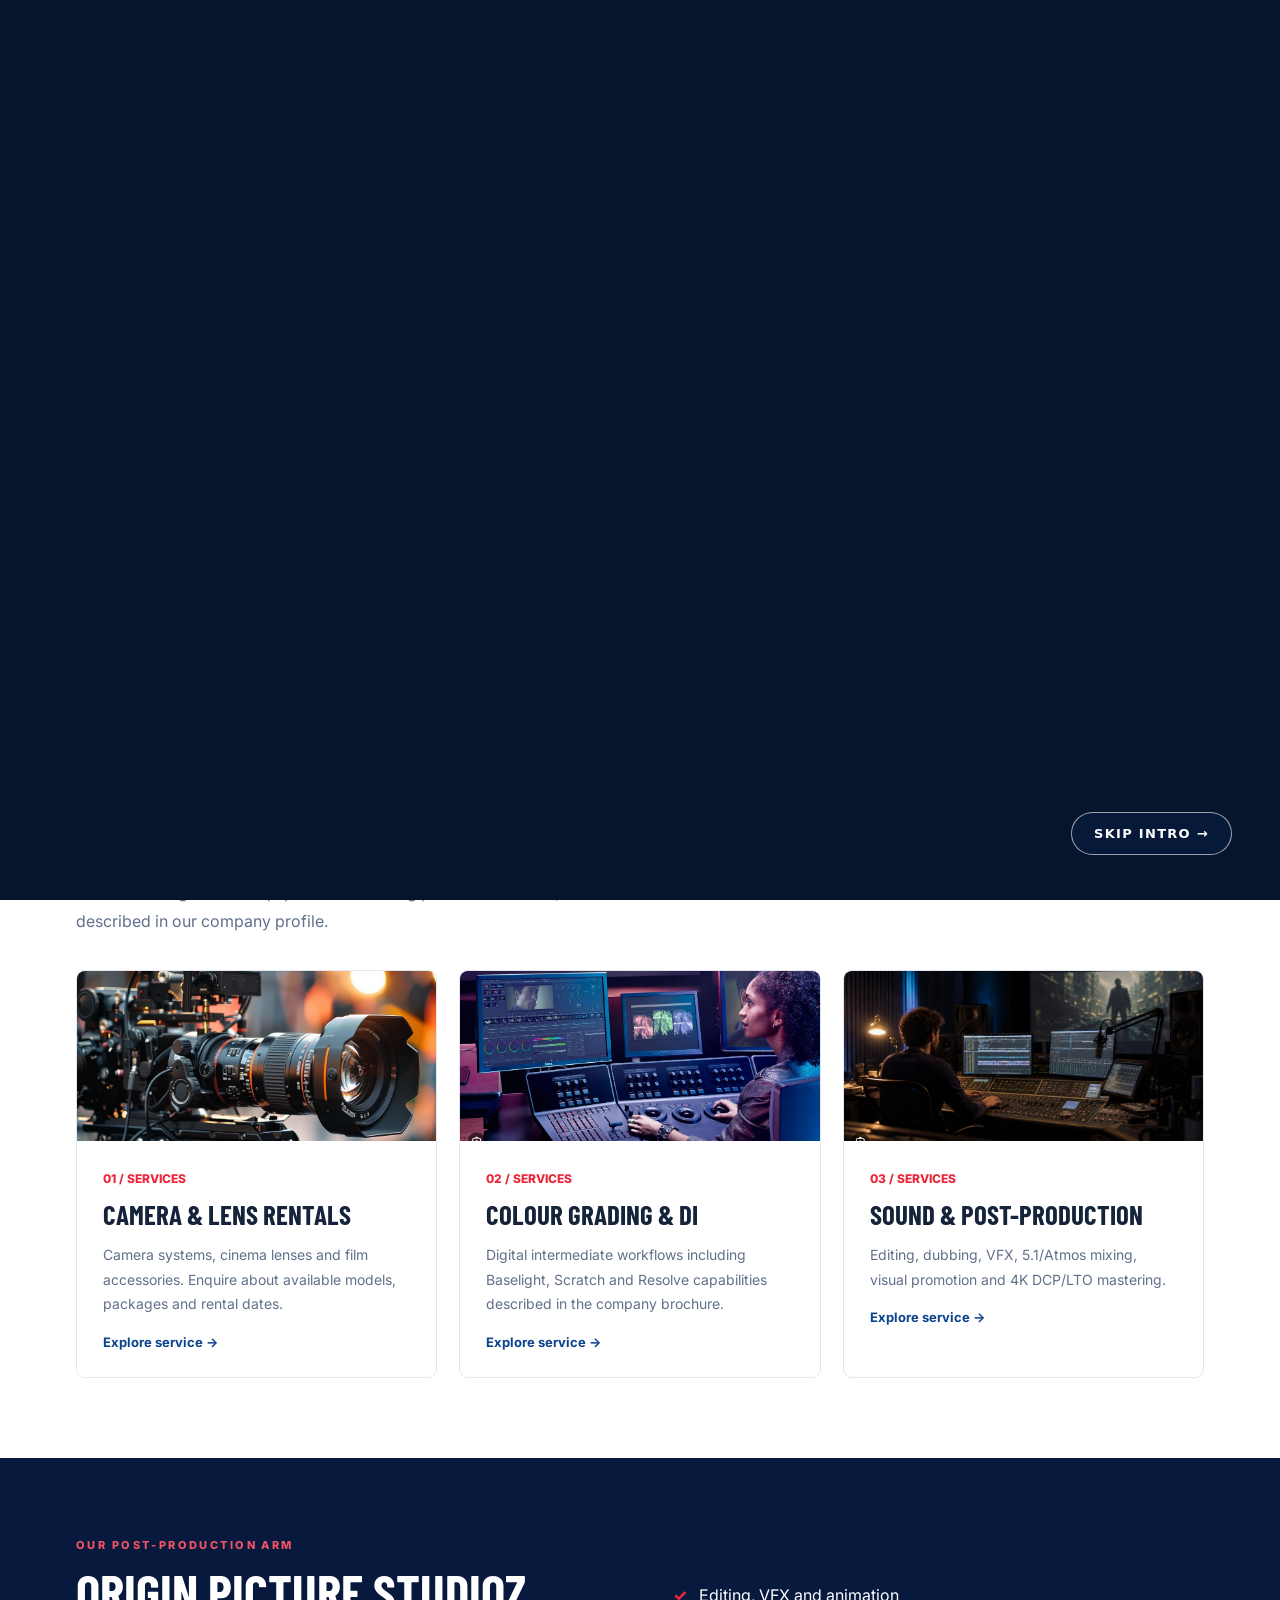
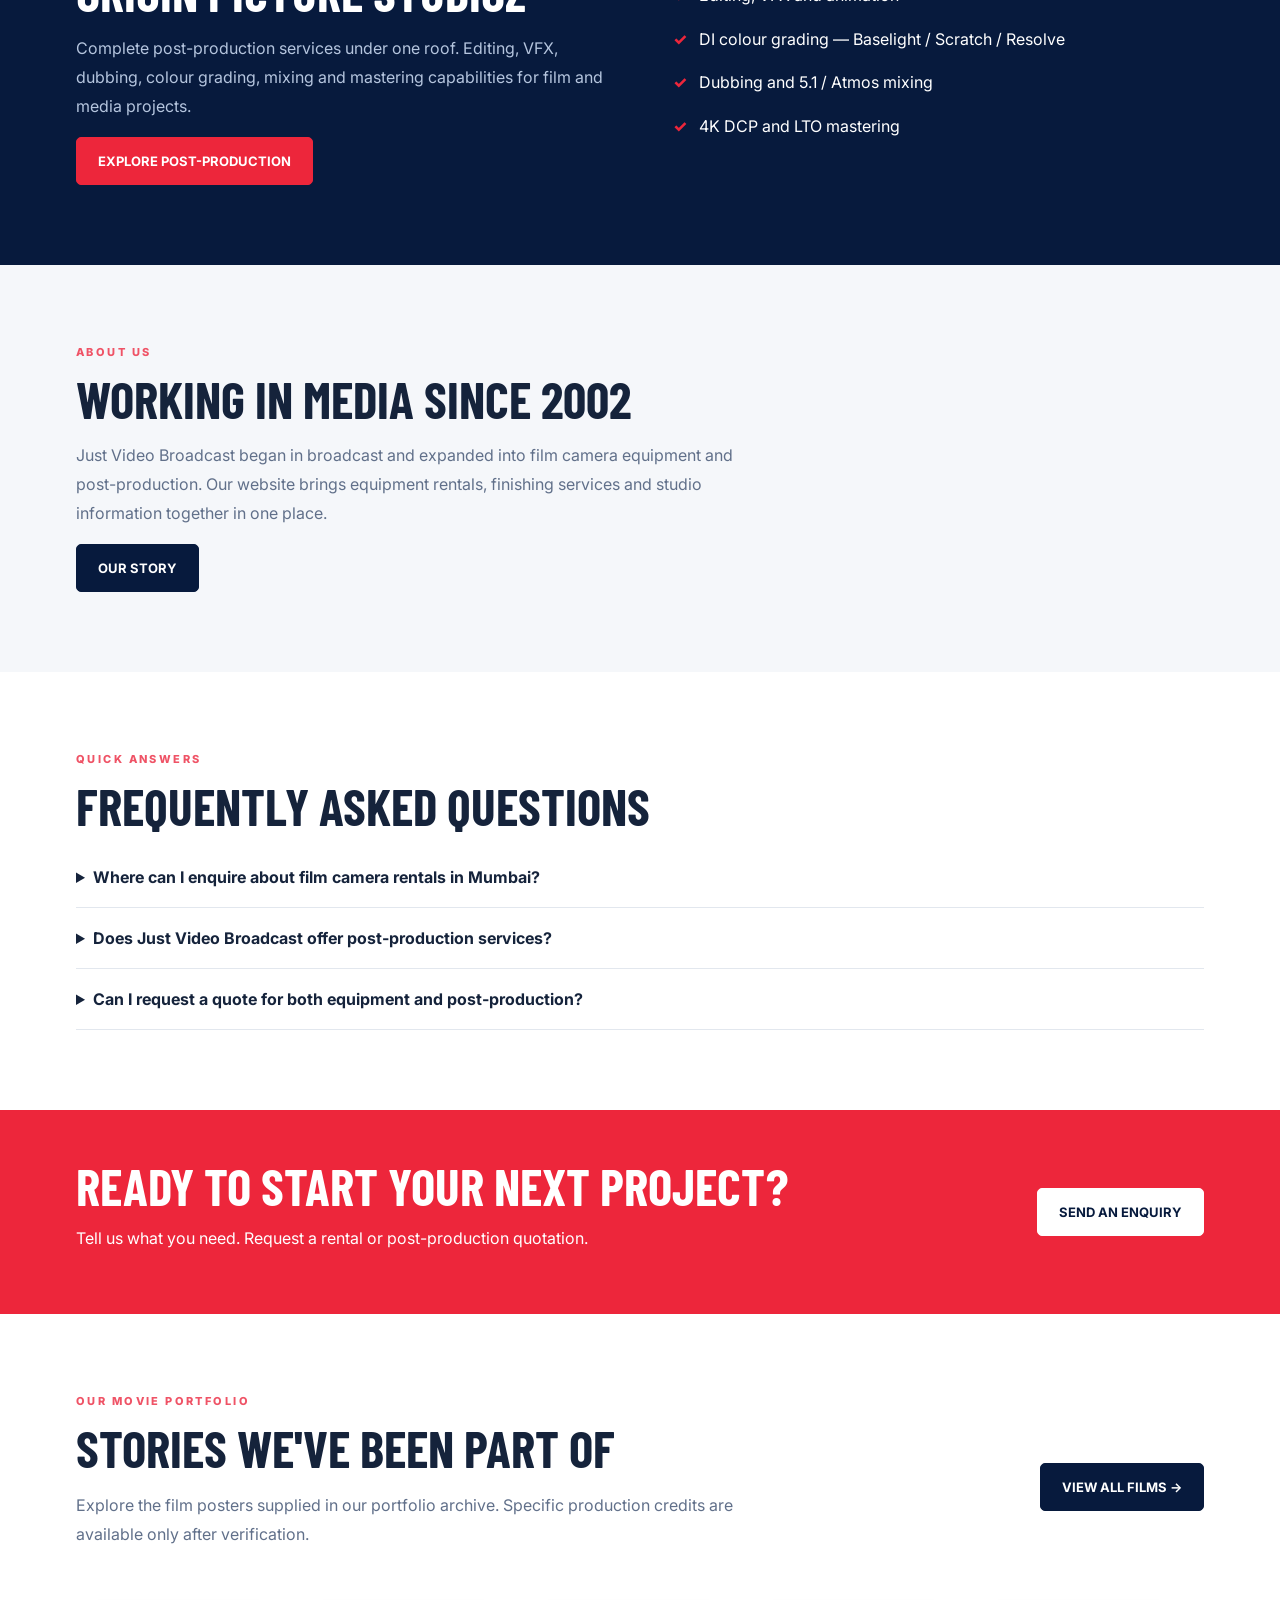
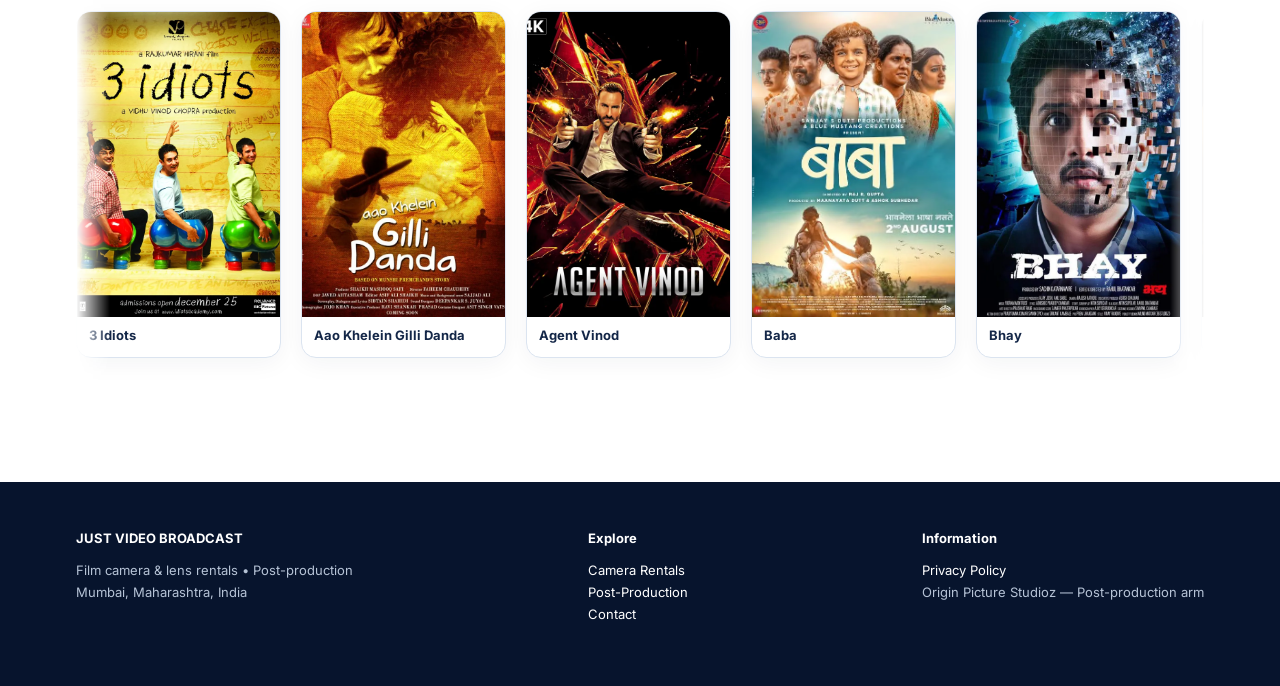
<file: index.html>
<!DOCTYPE html>

<html lang="en"><head><meta charset="utf-8"/><meta content="width=device-width,initial-scale=1" name="viewport"/><title>Film Camera Rentals &amp; Post-Production in Mumbai | Just Video Broadcast</title><meta content="Explore professional film camera and lens rentals, editing, DI colour grading and sound post-production in Mumbai. Enquire with Just Video Broadcast." name="description"/><meta content="index,follow" name="robots"/><meta content="Film Camera Rentals &amp; Post-Production in Mumbai | Just Video Broadcast" property="og:title"/><meta content="Explore professional film camera and lens rentals, editing, DI colour grading and sound post-production in Mumbai. Enquire with Just Video Broadcast." property="og:description"/><meta content="website" property="og:type"/><link href="style.css" rel="stylesheet"/><meta content="#081a37" name="theme-color"/><meta content="/logo.png" property="og:image"/><meta content="summary_large_image" name="twitter:card"/><script type="application/ld+json">{"@context": "https://schema.org", "@graph": [{"@type": "Organization", "@id": "#organization", "name": "Just Video Broadcast Pvt Ltd", "description": "Film camera and lens rental enquiries and post-production services in Mumbai.", "logo": "/logo.png", "address": {"@type": "PostalAddress", "addressLocality": "Mumbai", "addressRegion": "Maharashtra", "addressCountry": "IN"}}, {"@type": "WebPage", "name": "Film Camera Rentals & Post-Production in Mumbai | Just Video Broadcast", "description": "Explore professional film camera and lens rentals, editing, DI colour grading and sound post-production in Mumbai. Enquire with Just Video Broadcast.", "inLanguage": "en-IN", "about": {"@id": "#organization"}}, {"@type": "FAQPage", "mainEntity": [{"@type": "Question", "name": "Where can I enquire about film camera rentals in Mumbai?", "acceptedAnswer": {"@type": "Answer", "text": "Contact Just Video Broadcast in Andheri West, Mumbai to discuss film camera and lens rental requirements. Confirm equipment models and availability directly."}}, {"@type": "Question", "name": "Does Just Video Broadcast offer post-production services?", "acceptedAnswer": {"@type": "Answer", "text": "Its post-production arm Origin Picture Studioz provides editing, DI colour grading, dubbing, sound mixing and mastering services according to the supplied company material."}}]}]}</script></head><body><div aria-label="Just Video Broadcast intro video" class="intro-overlay" id="brand-intro"><video autoplay="" id="brand-intro-video" muted="" playsinline="" preload="metadata"><source src="/brand-intro.mp4" type="video/mp4"/></video><button class="intro-skip" id="skip-intro" type="button">SKIP INTRO →</button></div><script defer="" src="intro.js"></script><a class="skip-link" href="#main-content">Skip to content</a><header><div class="wrap nav"><a class="brand" href="index.html"><img alt="Just Video official logo" src="/logo.png"/><span>JUST VIDEO BROADCAST</span></a><button aria-controls="primary-navigation" aria-expanded="false" aria-label="Toggle navigation" class="hamb" type="button">☰</button><nav aria-label="Main navigation" class="links" id="primary-navigation"><a href="index.html">Home</a><a href="camera-lens-rentals.html">Rentals</a><a href="post-production.html">Post-Production</a><a href="studios-portfolio.html">Studios &amp; Portfolio</a><a href="about.html">About</a><a href="contact.html">Contact</a><a class="btn" href="contact.html">ENQUIRE NOW</a></nav></div></header><main id="main-content"><section class="hero"><div class="wrap hero-grid"><div><div class="eyebrow">MUMBAI • FILM &amp; BROADCAST</div><h1>FROM CAMERA<br/>TO FINAL CUT<span style="color:#f04458">.</span></h1><p>Professional film camera and lens rentals. Complete post-production solutions through Origin Picture Studioz. One experienced team for your next production.</p><div class="actions"><a class="btn" href="camera-lens-rentals.html">EXPLORE CAMERA RENTALS</a><a class="btn alt" href="post-production.html">POST-PRODUCTION SERVICES</a></div></div><div class="camera-art"><img alt="Film cameras and cinema lenses from the supplied Just Video rental flyer" src="/rentals.jpg"/></div></div></section><div class="strip"><div class="wrap"><span>ESTABLISHED IN 2002</span><span>CAMERA &amp; LENS RENTALS</span><span>POST-PRODUCTION</span><span>MUMBAI, INDIA</span></div></div><section class="section"><div class="wrap"><div class="eyebrow">WHAT WE DO</div><h2>Everything your production needs</h2><p class="lead">From choosing camera equipment to finishing picture and sound, discover the core services described in our company profile.</p><div class="cards"><article class="card"><div class="visual"><img alt="Professional cinema camera and lens" decoding="async" loading="lazy" src="camera-service.jpg" style="width:100%;height:100%;object-fit:cover;object-position:center 53%;display:block"/></div><div class="card-body"><span class="num">01 / SERVICES</span><h3>Camera &amp; Lens Rentals</h3><p>Camera systems, cinema lenses and film accessories. Enquire about available models, packages and rental dates.</p><a href="camera-lens-rentals.html">Explore service →</a></div></article><article class="card"><div class="visual"><img alt="Professional digital intermediate colour grading suite" decoding="async" loading="lazy" src="di-service.jpg" style="width:100%;height:100%;object-fit:cover;object-position:center;display:block"/></div><div class="card-body"><span class="num">02 / SERVICES</span><h3>Colour Grading &amp; DI</h3><p>Digital intermediate workflows including Baselight, Scratch and Resolve capabilities described in the company brochure.</p><a href="post-production.html">Explore service →</a></div></article><article class="card"><div class="visual"><img alt="Professional sound mixing and post-production studio" decoding="async" loading="lazy" src="sound-service.jpg" style="width:100%;height:100%;object-fit:cover;object-position:center;display:block"/></div><div class="card-body"><span class="num">03 / SERVICES</span><h3>Sound &amp; Post-Production</h3><p>Editing, dubbing, VFX, 5.1/Atmos mixing, visual promotion and 4K DCP/LTO mastering.</p><a href="post-production.html">Explore service →</a></div></article></div></div></section><section class="section dark-section"><div class="wrap two"><div><div class="eyebrow">OUR POST-PRODUCTION ARM</div><h2>Origin Picture Studioz</h2><p class="lead">Complete post-production services under one roof. Editing, VFX, dubbing, colour grading, mixing and mastering capabilities for film and media projects.</p><a class="btn" href="post-production.html">EXPLORE POST-PRODUCTION</a></div><div><div class="check">Editing, VFX and animation</div><div class="check">DI colour grading — Baselight / Scratch / Resolve</div><div class="check">Dubbing and 5.1 / Atmos mixing</div><div class="check">4K DCP and LTO mastering</div></div></div></section><section class="section soft"><div class="wrap"><div class="eyebrow">ABOUT US</div><h2>Working in media since 2002</h2><p class="lead">Just Video Broadcast began in broadcast and expanded into film camera equipment and post-production. Our website brings equipment rentals, finishing services and studio information together in one place.</p><a class="btn dark" href="about.html">OUR STORY</a></div></section><section class="section"><div class="wrap"><div class="eyebrow">QUICK ANSWERS</div><h2>Frequently asked questions</h2><div class="faq"><details><summary>Where can I enquire about film camera rentals in Mumbai?</summary><p>Contact Just Video Broadcast to discuss professional film camera and lens rental requirements in Andheri West, Mumbai. Availability and equipment models must be confirmed.</p></details><details><summary>Does Just Video Broadcast offer post-production services?</summary><p>Yes. Its post-production arm, Origin Picture Studioz, is described in the supplied company material as providing editing, DI colour grading, dubbing, sound mixing and mastering services.</p></details><details><summary>Can I request a quote for both equipment and post-production?</summary><p>Yes. Use the enquiry form and describe both your equipment and post-production requirements.</p></details></div></div></section><section class="cta"><div class="wrap"><div><h2>READY TO START YOUR NEXT PROJECT?</h2><p>Tell us what you need. Request a rental or post-production quotation.</p></div><a class="btn" href="contact.html">SEND AN ENQUIRY</a></div></section><section class="section portfolio-preview"><div class="wrap"><div class="eyebrow">OUR MOVIE PORTFOLIO</div><div class="section-head"><div><h2>Stories we've been part of</h2><p class="lead">Explore the film posters supplied in our portfolio archive. Specific production credits are available only after verification.</p></div><a class="btn dark" href="studios-portfolio.html#film-portfolio">VIEW ALL FILMS →</a></div><div class="preview-grid" id="portfolio-preview"></div></div></section></main><footer><div class="wrap foot"><div><strong style="color:white">JUST VIDEO BROADCAST</strong><p>Film camera &amp; lens rentals • Post-production<br/>Mumbai, Maharashtra, India</p></div><div><strong style="color:white">Explore</strong><p><a href="camera-lens-rentals.html">Camera Rentals</a><br/><a href="post-production.html">Post-Production</a><br/><a href="contact.html">Contact</a></p></div><div><strong style="color:white">Information</strong><p><a href="privacy.html">Privacy Policy</a><br/>Origin Picture Studioz — Post-production arm</p></div></div></footer><script src="script.js"></script><script defer="True" src="portfolio.js"></script></body></html>
</file>
<file: style.css>
@import url('https://fonts.googleapis.com/css2?family=Barlow+Condensed:wght@500;600;700;800&family=Inter:wght@400;500;600;700&display=swap');:root{--navy:#071a3d;--blue:#123b79;--red:#ed263b;--ink:#15233b;--muted:#61708a;--line:#e2e7ee}*{box-sizing:border-box}html{scroll-behavior:smooth}body{margin:0;font-family:Inter,Arial,sans-serif;color:var(--ink);background:#fff}a{text-decoration:none;color:inherit}header{position:sticky;top:0;background:#fff;z-index:20;box-shadow:0 1px 15px #0b234014}.wrap{max-width:1180px;margin:auto;padding:0 26px}.nav{display:flex;align-items:center;justify-content:space-between;gap:22px;min-height:90px}.brand{display:flex;align-items:center;gap:12px;font-weight:800;color:#0b3474;font-size:15px;letter-spacing:.03em}.brand img{width:75px;height:75px;object-fit:contain}.links{display:flex;align-items:center;gap:21px;font-size:12px;font-weight:700}.links a:hover{color:var(--red)}.btn{display:inline-flex;align-items:center;justify-content:center;background:var(--red);color:white;padding:15px 21px;border-radius:5px;font-size:13px;font-weight:700;border:1px solid var(--red);cursor:pointer}.btn.alt{background:transparent;border-color:#8ba1c5;color:white}.btn.dark{background:var(--navy);border-color:var(--navy)}.hero{background:linear-gradient(108deg,#061633 5%,#0b2756 55%,#112f60);color:#fff;overflow:hidden}.hero-grid{display:grid;grid-template-columns:1.05fr .95fr;min-height:560px;align-items:center;gap:30px}.eyebrow{color:#ef5366;letter-spacing:.22em;text-transform:uppercase;font-size:11px;font-weight:800}.hero h1,h1,h2,h3{font-family:'Barlow Condensed',Impact,sans-serif;text-transform:uppercase;line-height:1.03;margin:14px 0}h1{font-size:clamp(48px,6.1vw,88px);letter-spacing:-.015em}h2{font-size:clamp(34px,4vw,52px)}h3{font-size:27px}.hero p{color:#c9d6ea;line-height:1.8;max-width:540px}.actions{display:flex;flex-wrap:wrap;gap:12px;margin-top:28px}.camera-art{position:relative;min-height:360px;display:grid;place-items:center}.camera-art:before{content:'';position:absolute;width:390px;height:390px;background:#ffffff0b;border:1px solid #ffffff21;border-radius:50%;box-shadow:0 0 0 55px #ffffff05,0 0 0 110px #ffffff04}.camera-art img{position:relative;width:100%;max-width:480px;aspect-ratio:1.1;object-fit:cover;object-position:72% 78%;border-radius:12px;filter:contrast(1.12);box-shadow:0 25px 70px #0007}.strip{background:#eef3f9;padding:18px 0;font-size:12px;font-weight:700;color:#405575}.strip .wrap{display:flex;justify-content:space-between;gap:18px;flex-wrap:wrap}.section{padding:80px 0}.section.soft{background:#f5f7fa}.lead{color:var(--muted);max-width:700px;line-height:1.8}.cards{display:grid;grid-template-columns:repeat(3,1fr);gap:22px;margin-top:35px}.card{border:1px solid var(--line);border-radius:9px;overflow:hidden;background:#fff}.card-body{padding:26px}.card p{line-height:1.75;color:var(--muted);font-size:14px}.card .num{color:var(--red);font-weight:800;font-size:12px}.card a{color:#0c438d;font-weight:700;font-size:13px}.visual{height:170px;background:linear-gradient(135deg,#0a224c,#305ca1);display:grid;place-items:center;color:white;font-family:'Barlow Condensed';font-size:40px;font-weight:800;text-align:center;padding:20px}.visual img{width:100%;height:100%;object-fit:cover;object-position:center bottom}.dark-section{background:var(--navy);color:#fff}.dark-section .lead{color:#b5c5de}.two{display:grid;grid-template-columns:1fr 1fr;gap:65px;align-items:center}.check{display:flex;gap:12px;margin:18px 0;line-height:1.6}.check:before{content:'✓';color:var(--red);font-weight:800}.faq details{padding:20px 0;border-bottom:1px solid var(--line)}.faq summary{cursor:pointer;font-weight:700}.faq p{color:var(--muted);line-height:1.75}.cta{background:#ed263b;color:#fff;padding:50px 0}.cta .wrap{display:flex;align-items:center;justify-content:space-between;gap:25px}.cta h2{margin:0}.cta .btn{background:white;border-color:white;color:var(--navy)}footer{background:#07142d;color:#b6c3d6;padding:48px 0;font-size:13px}footer .foot{display:flex;justify-content:space-between;gap:25px;flex-wrap:wrap}footer a{color:white}footer p{line-height:1.7}.pagehero{background:#081c40;color:white;padding:75px 0}.pagehero h1{font-size:clamp(45px,6vw,72px)}.pagehero p{color:#d1d9e9;line-height:1.7;max-width:760px}.tag{display:inline-block;background:#edf3fa;padding:10px 13px;border-radius:4px;color:#21416f;font-size:12px;font-weight:700;margin:4px}.contactgrid{display:grid;grid-template-columns:1fr 1fr;gap:40px}.field{display:block;margin-bottom:16px;font-size:13px;font-weight:700}.field input,.field textarea,.field select{display:block;width:100%;padding:13px;border:1px solid #cbd4e1;border-radius:5px;margin-top:7px;font:inherit}.field textarea{min-height:120px}small{color:#65738b}.disclaimer{font-size:12px;color:#758399;line-height:1.7}.hamb{display:none}@media(max-width:850px){.nav{min-height:72px}.brand img{height:55px;width:55px}.links{display:none;position:absolute;top:72px;left:0;right:0;background:white;padding:22px;flex-direction:column;align-items:flex-start;box-shadow:0 12px 20px #0002}.links.open{display:flex}.hamb{display:block;border:0;background:#eef3fa;padding:10px;border-radius:5px}.hero-grid,.two,.contactgrid{grid-template-columns:1fr}.hero-grid{padding:60px 0}.camera-art{min-height:240px}.camera-art img{max-width:360px}.cards{grid-template-columns:1fr 1fr}.cta .wrap{display:block}.cta .btn{margin-top:20px}}@media(max-width:560px){.cards{grid-template-columns:1fr}.section{padding:55px 0}.hero h1{font-size:51px}.strip .wrap{display:block;line-height:2}.brand{font-size:12px}}
/* Premium visual enhancements and accessible interaction */
:root{--accent:#ef2947;--electric:#4e86ff}html{scroll-behavior:smooth}body{overflow-x:hidden}a,button,input{transition:background-color .2s,color .2s,transform .25s,border-color .2s,box-shadow .25s}a:focus-visible,button:focus-visible,input:focus-visible,summary:focus-visible{outline:3px solid #f84c65;outline-offset:4px}.skip-link{position:fixed;left:12px;top:-70px;background:#fff;color:#061c40;padding:12px;z-index:1000}.skip-link:focus{top:12px}.btn:hover{transform:translateY(-3px);box-shadow:0 12px 28px #09152e33}.card{transition:transform .3s,box-shadow .3s}.card:hover{transform:translateY(-7px);box-shadow:0 22px 50px #0c214525}.hero{position:relative;isolation:isolate}.hero:before{content:'';position:absolute;inset:0;z-index:-1;background:radial-gradient(circle at 80% 35%,#2362b04d,transparent 38%),radial-gradient(circle at 20% 80%,#ec224421,transparent 38%);pointer-events:none}.hero h1{letter-spacing:-.05em}.section-head{display:flex;justify-content:space-between;align-items:center;gap:25px;flex-wrap:wrap}.gallery-tools{display:flex;gap:14px;align-items:center;flex-wrap:wrap;margin:28px 0}.gallery-tools input{padding:13px 16px;min-width:min(100%,320px);border:1px solid #9aabc4;border-radius:12px;background:white;color:#14284a;font:inherit}.gallery-tools span{color:#536784}.film-grid,.preview-grid{display:grid;grid-template-columns:repeat(auto-fill,minmax(155px,1fr));gap:20px}.preview-grid{margin-top:28px;grid-template-columns:repeat(6,minmax(0,1fr))}.poster-card{display:flex;flex-direction:column;text-align:left;gap:10px;border:1px solid #dbe4f0;border-radius:15px;background:#fff;color:#142748;overflow:hidden;cursor:pointer;padding:0 0 13px;box-shadow:0 5px 24px #0a21440d;font:inherit}.poster-card img{width:100%;aspect-ratio:2/3;object-fit:cover;background:#e5ebf5}.poster-card span{font-size:13px;font-weight:700;line-height:1.35;padding:0 12px}.poster-card:hover{transform:translateY(-7px);box-shadow:0 18px 35px #112a4b2b;border-color:#85a9e5}.poster-dialog{max-width:min(95vw,620px);max-height:92vh;padding:20px;border:0;border-radius:20px;background:#f9fbff;color:#112445;text-align:center;box-shadow:0 25px 70px #0007}.poster-dialog::backdrop{background:#06152ccf;backdrop-filter:blur(8px)}.poster-dialog img{max-width:100%;max-height:72vh;object-fit:contain}.poster-dialog p{font-weight:800}.dialog-close{position:absolute;right:12px;top:12px;background:#092149;color:#fff;border:0;border-radius:50%;width:40px;height:40px;cursor:pointer}.reveal{opacity:0;transform:translateY(16px);transition:opacity .6s ease,transform .6s ease}.reveal.in-view{opacity:1;transform:translateY(0)}@media(max-width:900px){.preview-grid{grid-template-columns:repeat(3,minmax(0,1fr))}}@media(max-width:540px){.preview-grid,.film-grid{grid-template-columns:repeat(2,minmax(0,1fr));gap:12px}.poster-card span{font-size:12px}}@media(prefers-reduced-motion:reduce){*,*:before,*:after{animation-duration:.01ms!important;transition-duration:.01ms!important;scroll-behavior:auto!important}.reveal{opacity:1;transform:none}}

/* Optional homepage video reveal — supplied original clip */
.intro-overlay{position:fixed;inset:0;background:#06152c;z-index:99999;display:grid;place-items:center;transition:opacity .4s ease;overflow:hidden}.intro-overlay video{width:100%;height:100%;object-fit:contain}.intro-skip{position:absolute;right:clamp(16px,4vw,48px);bottom:clamp(18px,5vh,48px);padding:13px 22px;border:1px solid #fff9;border-radius:100px;background:#081b3dcc;color:white;font:700 13px system-ui;letter-spacing:.1em;cursor:pointer}.intro-skip:hover,.intro-skip:focus-visible{background:#e31d37}.intro-hidden{opacity:0;pointer-events:none}@media(prefers-reduced-motion:reduce){.intro-overlay{display:none}}


/* Just Video: continuously moving cinematic poster preview */
.preview-grid.jv-marquee {
  display:block; overflow:hidden; max-width:100%; padding:32px 0 44px;
  margin-top:14px; isolation:isolate;
  -webkit-mask-image:linear-gradient(to right,transparent,#000 3%,#000 97%,transparent);
  mask-image:linear-gradient(to right,transparent,#000 3%,#000 97%,transparent);
}
.jv-marquee-track {display:flex;width:max-content;animation:jv-poster-scroll 32s linear infinite;will-change:transform;}
.jv-marquee-group {display:flex;flex:none;gap:20px;padding-right:20px;align-items:stretch;}
.jv-marquee .poster-card {position:relative;flex:0 0 205px;width:205px;min-width:205px;transform-origin:center center;transition:transform .32s ease,box-shadow .32s ease,border-color .32s ease;z-index:0;}
.jv-marquee .poster-card img {display:block;aspect-ratio:2/3;object-fit:cover;}
.jv-marquee:hover .jv-marquee-track,.jv-marquee:focus-within .jv-marquee-track {animation-play-state:paused;}
.jv-marquee .poster-card:hover,.jv-marquee .poster-card:focus-visible {transform:translateY(-14px) scale(1.10);z-index:5;box-shadow:0 24px 55px #06152c60;border-color:#ed263b;}
@keyframes jv-poster-scroll {from{transform:translateX(0)}to{transform:translateX(-50%)}}
@media(max-width:600px){.jv-marquee .poster-card{flex-basis:155px;width:155px;min-width:155px}.jv-marquee-group{gap:12px;padding-right:12px}.jv-marquee-track{animation-duration:28s}.jv-marquee .poster-card:hover,.jv-marquee .poster-card:focus-visible{transform:translateY(-8px) scale(1.05)}}
@media(prefers-reduced-motion:reduce){.jv-marquee-track{animation:none!important}.preview-grid.jv-marquee{overflow-x:auto;mask-image:none;-webkit-mask-image:none}.jv-marquee .poster-card:hover,.jv-marquee .poster-card:focus-visible{transform:none}}

/* Just Video service card photos: constrained strictly to the original blue banner */
.cards .card .visual:has(img){height:170px;min-height:170px;max-height:170px;padding:0;display:block;overflow:hidden;position:relative;background:#102e61;}
.cards .card .visual img{display:block!important;width:100%!important;height:170px!important;max-height:170px!important;aspect-ratio:auto!important;object-fit:cover!important;object-position:center 50%!important;margin:0!important;position:static!important;transform:none!important;}
.cards .card .card-body{position:relative;background:#fff;z-index:1;}
</file>
